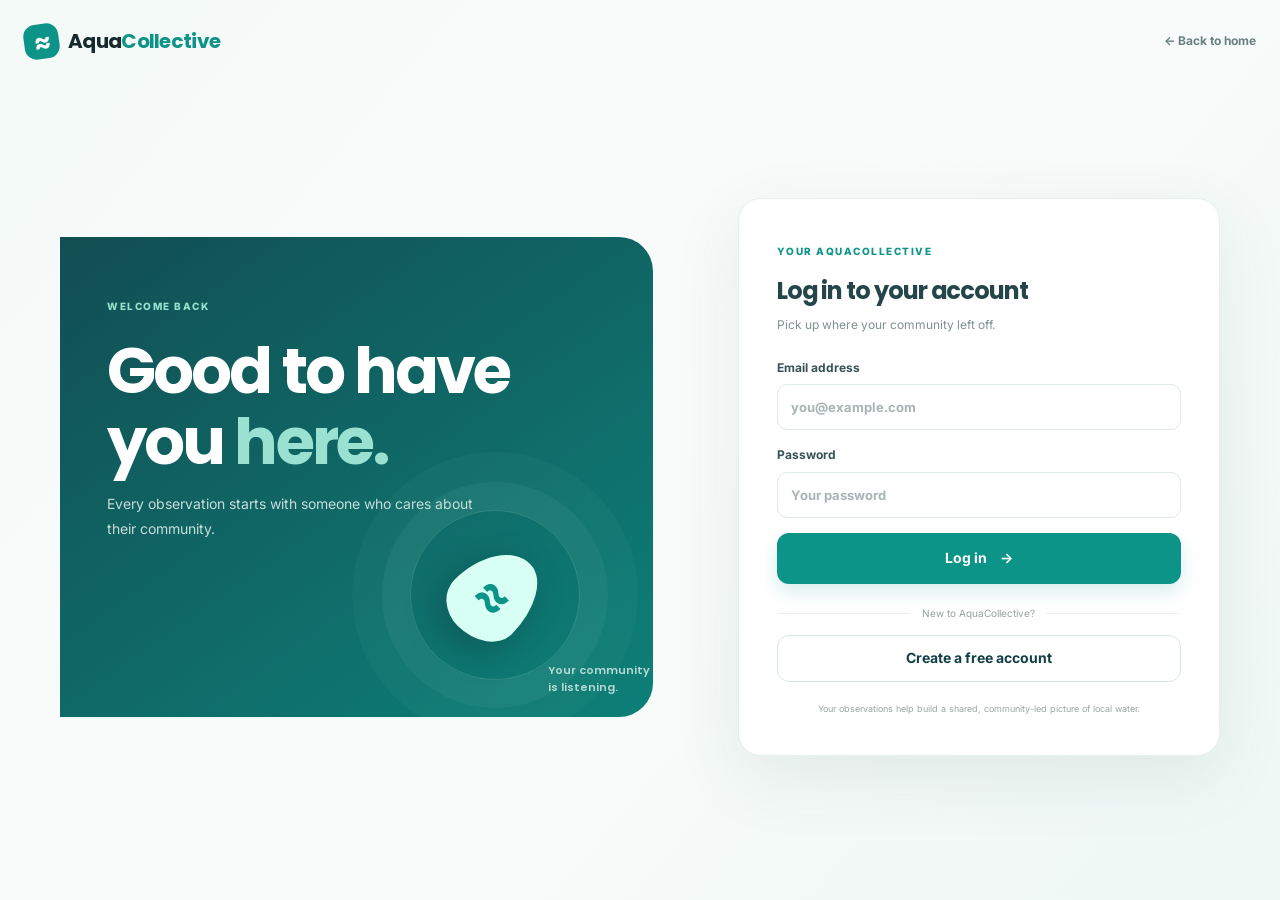
<file: frontend/login.html>
<!doctype html>
<html lang="en"><head><meta charset="utf-8"><meta name="viewport" content="width=device-width, initial-scale=1"><title>Log in — AquaCollective</title><link rel="preconnect" href="https://fonts.googleapis.com"><link href="https://fonts.googleapis.com/css2?family=Inter:wght@400;500;600;700&family=Poppins:wght@500;600;700;800&display=swap" rel="stylesheet"><link rel="stylesheet" href="css/style.css"></head>
<body class="auth-page"><header class="site-header"><a class="brand" href="index.html"><span class="brand-mark">≈</span><span>Aqua<span class="brand-light">Collective</span></span></a><a class="text-link" href="index.html">← Back to home</a></header>
<main class="auth-layout wrap"><aside class="auth-aside"><span class="eyebrow eyebrow-light">WELCOME BACK</span><h1>Good to have<br>you <span>here.</span></h1><p>Every observation starts with someone who cares about their community.</p><div class="auth-aside-art"><span class="auth-ripple"></span><span class="auth-drop">≈</span><span class="auth-note">Your community<br>is listening.</span></div></aside><section class="auth-card"><span class="eyebrow">YOUR AQUACOLLECTIVE</span><h2>Log in to your account</h2><p class="muted">Pick up where your community left off.</p><form id="login-form" class="form-stack"><label>Email address<input name="username" type="email" autocomplete="email" placeholder="you@example.com" required></label><label>Password<input name="password" type="password" autocomplete="current-password" placeholder="Your password" required></label><button class="button button-primary button-large full-width" type="submit">Log in <span>→</span></button><p class="form-message" aria-live="polite"></p></form><div class="auth-divider"><span>New to AquaCollective?</span></div><a href="register.html" class="button button-outline full-width">Create a free account</a><p class="fine-print">Your observations help build a shared, community-led picture of local water.</p></section></main><div id="toast-root" class="toast-root" aria-live="polite"></div><script src="js/config.js"></script><script src="js/api.js"></script><script src="js/auth.js"></script><script src="js/main.js"></script></body></html>
</file>
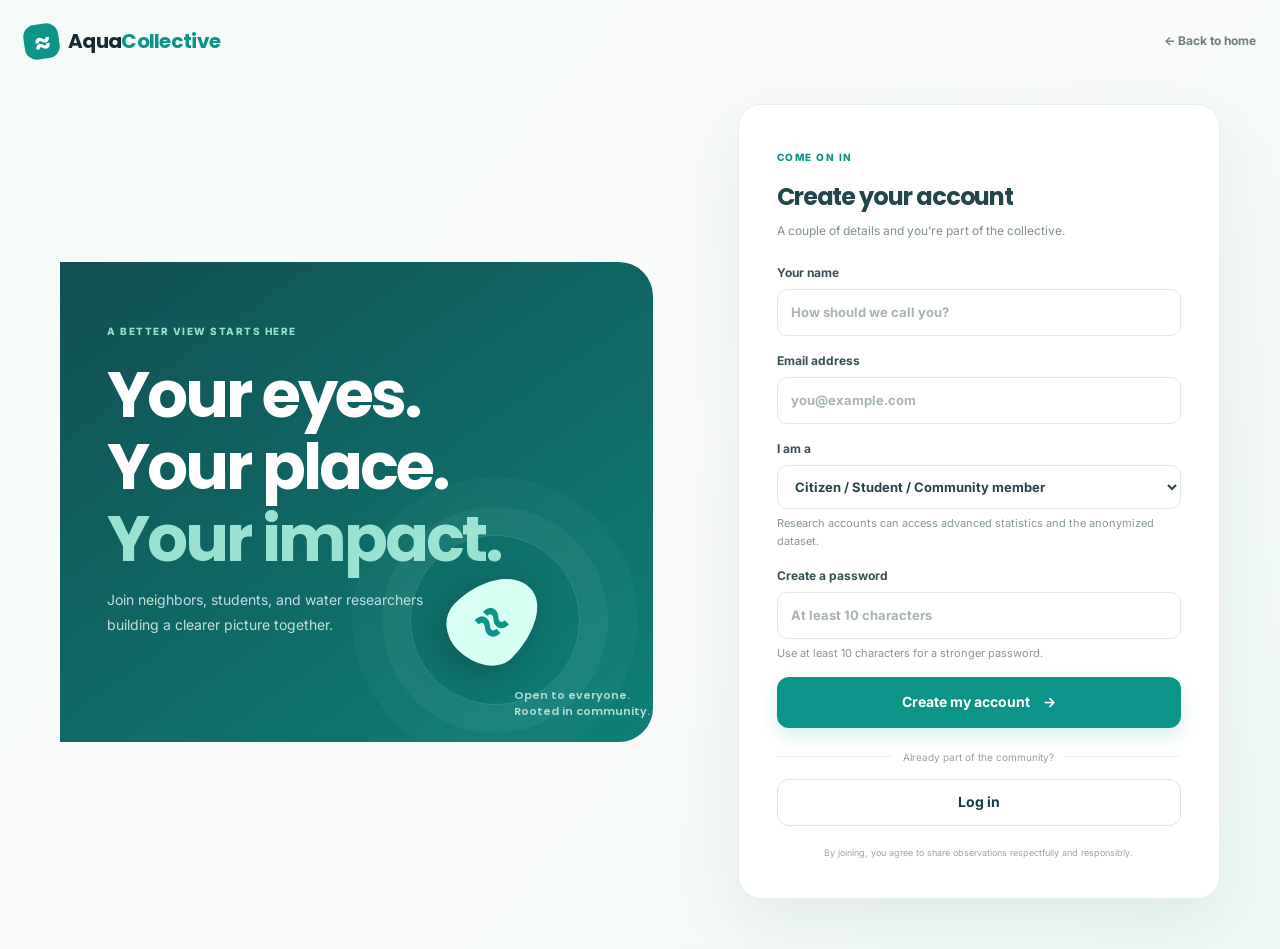
<file: frontend/register.html>
<!doctype html>
<html lang="en">
<head>
  <meta charset="utf-8">
  <meta name="viewport" content="width=device-width, initial-scale=1">
  <title>Join AquaCollective</title>
  <link rel="preconnect" href="https://fonts.googleapis.com">
  <link href="https://fonts.googleapis.com/css2?family=Inter:wght@400;500;600;700&family=Poppins:wght@500;600;700;800&display=swap" rel="stylesheet">
  <link rel="stylesheet" href="css/style.css">
</head>
<body class="auth-page">
  <header class="site-header">
    <a class="brand" href="index.html"><span class="brand-mark">≈</span><span>Aqua<span class="brand-light">Collective</span></span></a>
    <a class="text-link" href="index.html">← Back to home</a>
  </header>
  <main class="auth-layout wrap">
    <aside class="auth-aside">
      <span class="eyebrow eyebrow-light">A BETTER VIEW STARTS HERE</span>
      <h1>Your eyes.<br>Your place.<br><span>Your impact.</span></h1>
      <p>Join neighbors, students, and water researchers building a clearer picture together.</p>
      <div class="auth-aside-art"><span class="auth-ripple"></span><span class="auth-drop">≈</span><span class="auth-note">Open to everyone.<br>Rooted in community.</span></div>
    </aside>
    <section class="auth-card">
      <span class="eyebrow">COME ON IN</span>
      <h2>Create your account</h2>
      <p class="muted">A couple of details and you’re part of the collective.</p>
      <form id="register-form" class="form-stack">
        <label>Your name<input name="name" autocomplete="name" minlength="2" maxlength="80" placeholder="How should we call you?" required></label>
        <label>Email address<input name="email" type="email" autocomplete="email" placeholder="you@example.com" required></label>
        <label>I am a
          <select name="role" required>
            <option value="citizen">Citizen / Student / Community member</option>
            <option value="researcher">Researcher</option>
          </select>
          <small>Research accounts can access advanced statistics and the anonymized dataset.</small>
        </label>
        <label>Create a password<input name="password" type="password" autocomplete="new-password" minlength="10" maxlength="128" placeholder="At least 10 characters" required><small>Use at least 10 characters for a stronger password.</small></label>
        <button class="button button-primary button-large full-width" type="submit">Create my account <span>→</span></button>
        <p class="form-message" aria-live="polite"></p>
      </form>
      <div class="auth-divider"><span>Already part of the community?</span></div>
      <a href="login.html" class="button button-outline full-width">Log in</a>
      <p class="fine-print">By joining, you agree to share observations respectfully and responsibly.</p>
    </section>
  </main>
  <div id="toast-root" class="toast-root" aria-live="polite"></div>
  <script src="js/config.js"></script><script src="js/api.js"></script>
  <script src="js/auth.js"></script><script src="js/main.js"></script>
</body>
</html>
</file>
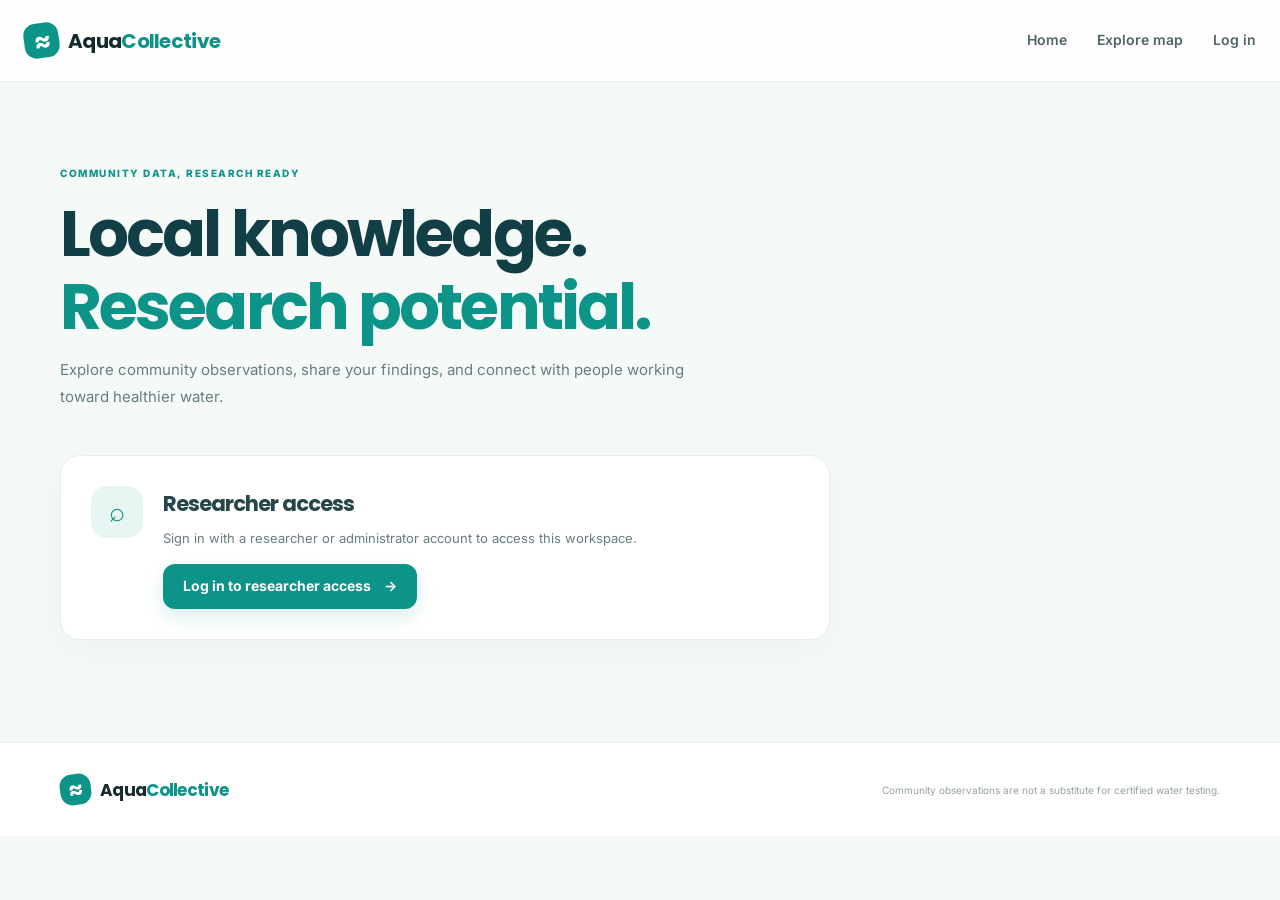
<file: frontend/research.html>
<!doctype html>
<html lang="en">
<head>
  <meta charset="utf-8">
  <meta name="viewport" content="width=device-width, initial-scale=1">
  <title>Research workspace — AquaCollective</title>
  <link rel="preconnect" href="https://fonts.googleapis.com">
  <link href="https://fonts.googleapis.com/css2?family=Inter:wght@400;500;600;700&family=Poppins:wght@500;600;700;800&display=swap" rel="stylesheet">
  <link rel="stylesheet" href="css/style.css">
</head>
<body>
  <header class="site-header">
    <a class="brand" href="index.html"><span class="brand-mark">≈</span><span>Aqua<span class="brand-light">Collective</span></span></a>
    <button class="menu-toggle" aria-label="Toggle menu" aria-expanded="false">☰</button>
    <nav class="nav-links">
      <a href="index.html">Home</a><a href="map.html">Explore map</a>
      <a class="active" data-research-link href="research.html">Research</a>
      <a class="nav-auth" href="login.html">Log in</a>
    </nav>
  </header>

  <main class="page-main wrap research-page">
    <section class="page-intro research-intro">
      <span class="eyebrow">COMMUNITY DATA, RESEARCH READY</span>
      <h1>Local knowledge.<br><span>Research potential.</span></h1>
      <p>Explore community observations, share your findings, and connect with people working toward healthier water.</p>
    </section>

    <section id="research-access" class="panel access-card">
      <div class="access-icon">⌕</div>
      <div><h2>Researcher access</h2><p>Sign in with a researcher or administrator account to access this workspace.</p><a class="button button-primary" href="login.html?next=research.html">Log in to researcher access <span>→</span></a></div>
    </section>

    <div id="research-dashboard" class="hidden">
      <section class="research-hero panel">
        <div><span class="eyebrow eyebrow-light">THE RESEARCH WORKSPACE</span><h2>Evidence grows when we share it.</h2><p>Explore community observations, publish your work, and find your next collaborator.</p></div>
        <button class="button button-white" id="jump-publish">Publish your research <span>↗</span></button>
        <div class="research-hero-orb" aria-hidden="true">≈</div>
      </section>

      <section class="research-metrics research-metrics-spaced" aria-label="Community dataset summary">
        <article class="metric-card"><span class="metric-label">Observations</span><strong id="research-total">—</strong><small>in the shared dataset</small></article>
        <article class="metric-card"><span class="metric-label">Community verified</span><strong id="research-verified">—</strong><small>validated by participants</small></article>
        <article class="metric-card"><span class="metric-label">Higher concern</span><strong id="research-high-risk">—</strong><small>based on reported signals</small></article>
        <article class="metric-card"><span class="metric-label">Average confidence</span><strong id="research-trust">—</strong><small>community validation score</small></article>
      </section>

      <section class="research-tools-grid">
        <article class="panel research-tool-card">
          <div class="panel-heading"><div><span class="eyebrow">EXPLORE THE DATA</span><h2>Advanced filters</h2></div><span class="privacy-pill">De-identified</span></div>
          <div class="research-filters">
            <label>Search observations<input id="research-search" type="search" placeholder="Place, color, algae, source…"></label>
            <label>Validation status<select id="research-status"><option value="">All statuses</option><option value="pending">Pending</option><option value="validated">Validated</option><option value="rejected">Rejected</option></select></label>
            <label>Reported concern<select id="research-risk"><option value="">All levels</option><option value="low">Lower</option><option value="medium">Some</option><option value="high">Higher</option></select></label>
          </div>
          <div class="filter-actions">
            <label class="saved-view-select">Saved views<select id="saved-view-select"><option value="">Choose a saved view…</option></select></label>
            <button id="save-view" class="button button-outline">Save current filters</button>
            <button id="delete-view" class="button button-quiet" disabled>Delete saved view</button>
          </div>
          <div class="export-actions">
            <button id="research-export" class="button button-primary">Download filtered CSV <span>↓</span></button>
            <button id="research-export-json" class="button button-outline">Download JSON <span>↓</span></button>
          </div>
        </article>

        <article class="panel research-tool-card summary-card">
          <div class="panel-heading"><div><span class="eyebrow">QUICK INSIGHTS</span><h2>Generate research summary</h2></div><span class="summary-icon">✳</span></div>
          <p>Build a concise overview from the latest community dataset.</p>
          <button id="generate-summary" class="button button-primary">Generate summary <span>→</span></button>
          <div id="summary-output" class="insight-output hidden" aria-live="polite"></div>
        </article>
      </section>

      <section class="panel research-tool-card compare-card">
        <div class="panel-heading"><div><span class="eyebrow">PLACE-TO-PLACE VIEW</span><h2>Compare two locations</h2></div><span class="privacy-pill">Community reports</span></div>
        <p>Compare report counts, validation, confidence, and concern indicators by location or source name.</p>
        <form id="compare-form" class="compare-form">
          <label>First location<input id="compare-location-a" maxlength="160" minlength="2" placeholder="e.g. Mysuru" required></label>
          <span class="compare-vs">VS</span>
          <label>Second location<input id="compare-location-b" maxlength="160" minlength="2" placeholder="e.g. Mandya" required></label>
          <button class="button button-primary" type="submit">Compare locations <span>→</span></button>
        </form>
        <div id="compare-output" class="compare-results hidden" aria-live="polite"></div>
      </section>

      <section class="publish-layout" id="publish-section">
        <article class="panel publish-card">
          <div class="panel-heading"><div><span class="eyebrow">SHARE YOUR FINDINGS</span><h2 id="publish-form-title">Publish research</h2></div><span class="publish-mark">↗</span></div>
          <p class="section-help">Share water-quality research with fellow researchers. Required fields are marked in the form.</p>
          <form id="publish-form" class="publish-form">
            <label>Research title<input name="title" minlength="4" maxlength="200" placeholder="A clear title for your work" required></label>
            <label>Short abstract / summary<textarea name="abstract" minlength="20" maxlength="1000" rows="3" placeholder="What did you investigate, and what did you find?" required></textarea></label>
            <label>Full description or findings<textarea name="content" minlength="30" maxlength="20000" rows="7" placeholder="Share the background, approach, findings, and limitations…" required></textarea></label>
            <div class="two-column">
              <label>Related location <span class="optional">(optional)</span><input name="location" maxlength="160" placeholder="Region, watershed, or community"></label>
              <label>Date of research<input name="research_date" type="date" required></label>
            </div>
            <label>Tags <span class="optional">(comma-separated, up to 12)</span><input name="tags" maxlength="500" placeholder="Groundwater, Pollution, Karnataka"></label>
            <div class="upload-choice">
              <label>Attach a PDF <span class="optional">(up to 10 MB)</span><input id="publication-pdf" name="pdf" type="file" accept="application/pdf,.pdf"></label>
              <label>Or link to your work <span class="optional">(optional)</span><input name="link" type="url" maxlength="500" placeholder="https://…"></label>
            </div>
            <div id="publish-progress" class="form-message" aria-live="polite"></div>
            <div class="publish-actions"><button id="publish-submit" class="button button-primary" type="submit">Publish research <span>↗</span></button><button id="publish-cancel-edit" class="button button-outline hidden" type="button">Cancel edit</button></div>
          </form>
        </article>

        <aside class="panel collaboration-card">
          <span class="collab-icon">♧</span><span class="eyebrow">BETTER WORK, TOGETHER</span>
          <h2>Looking for a collaborator?</h2>
          <p>Send a collaboration note to the AquaCollective research team. Your request is saved to your account for follow-up.</p>
          <button id="open-collaboration" class="button button-outline">Request collaboration <span>→</span></button>
          <div id="collaboration-panel" class="hidden">
            <form id="collaboration-form" class="publish-form">
              <label>Contact email <span class="optional">(optional)</span><input name="recipient" type="email" placeholder="researcher@example.org"></label>
              <label>Subject<input name="subject" minlength="4" maxlength="160" placeholder="What would you like to work on?" required></label>
              <label>Your note<textarea name="message" minlength="20" maxlength="3000" rows="5" placeholder="Share a little about the collaboration you have in mind…" required></textarea></label>
              <button class="button button-primary" type="submit">Send collaboration request <span>↗</span></button>
              <p class="form-message" id="collaboration-message" aria-live="polite"></p>
            </form>
          </div>
        </aside>
      </section>

      <section class="panel publication-section">
        <div class="panel-heading publication-heading">
          <div><span class="eyebrow">YOUR WORK, IN ONE PLACE</span><h2>My published research</h2></div>
          <span class="count-label" id="my-publication-count">Loading…</span>
        </div>
        <div id="my-publication-feed" class="publication-grid"></div>
      </section>

      <section class="panel publication-section">
        <div class="panel-heading publication-heading">
          <div><span class="eyebrow">SHARED BY THE COMMUNITY</span><h2>Published research</h2></div>
          <span class="count-label" id="publication-count">Loading…</span>
        </div>
        <div class="publication-search">
          <label>Search published work<input id="publication-search" type="search" placeholder="Title, author, topic, location…"></label>
          <label>Filter by tag<select id="publication-tag"><option value="">All tags</option></select></label>
        </div>
        <div id="publication-feed" class="publication-grid"></div>
        <div id="publication-empty" class="empty-state hidden"><span>⌁</span><h3>No published research matches yet.</h3><p>Try another search or be the first to share your work.</p></div>
      </section>

      <div class="research-disclaimer"><span>ⓘ</span><p>Community observations are self-reported, not laboratory measurements. Automatically generated summaries and location comparisons are descriptive only and should not be used alone to assess drinking-water safety.</p></div>
    </div>
  </main>

  <dialog id="publication-dialog" class="publication-dialog">
    <form method="dialog" class="dialog-close-form"><button class="dialog-close" aria-label="Close">×</button></form>
    <div id="publication-detail"></div>
  </dialog>

  <footer class="site-footer compact-footer"><a class="brand" href="index.html"><span class="brand-mark">≈</span><span>Aqua<span class="brand-light">Collective</span></span></a><small>Community observations are not a substitute for certified water testing.</small></footer>
  <div id="toast-root" class="toast-root" aria-live="polite"></div>
  <script src="js/config.js"></script><script src="js/api.js"></script><script src="js/auth.js"></script>
  <script src="js/research.js"></script><script src="js/main.js"></script>
</body>
</html>
</file>
<file: frontend/css/style.css>
:root {
  color-scheme: light;
  --teal: #0d9488;
  --teal-dark: #08776f;
  --teal-deep: #123f46;
  --ink: #172b2f;
  --muted: #687d80;
  --line: #e3eeec;
  --paper: #fff;
  --canvas: #f5faf9;
  --mint: #e2f5ef;
  --coral: #f97316;
  --orange-soft: #fff0e2;
  --green: #2e9d73;
  --shadow: 0 16px 45px rgba(25, 73, 68, .08);
  --radius: 20px;
}
* { box-sizing: border-box; }
html { scroll-behavior: smooth; }
body { margin: 0; background: var(--canvas); color: var(--ink); font-family: "Inter", sans-serif; font-size: 16px; line-height: 1.6; -webkit-font-smoothing: antialiased; }
button, input, textarea, select { font: inherit; }
button, a { -webkit-tap-highlight-color: transparent; }
a { color: inherit; text-decoration: none; }
.wrap { width: min(1160px, calc(100% - 48px)); margin-inline: auto; }
.site-header { height: 82px; padding: 0 max(24px, calc((100% - 1232px) / 2)); display: flex; align-items: center; justify-content: space-between; background: rgba(255,255,255,.88); border-bottom: 1px solid rgba(223,237,234,.8); position: relative; z-index: 20; }
.brand { display: inline-flex; align-items: center; gap: 9px; font: 700 20px "Poppins", sans-serif; letter-spacing: -.7px; white-space: nowrap; }
.brand-mark { display: grid; place-items: center; width: 35px; height: 35px; border-radius: 12px; background: var(--teal); color: white; font: 800 26px "Inter", sans-serif; line-height: 1; transform: rotate(-8deg); }
.brand-light { color: var(--teal); }
.nav-links { display: flex; align-items: center; gap: 30px; color: #506468; font-size: 14px; font-weight: 600; }
.nav-links [data-research-link] { display: none; }
.nav-links [data-research-link].role-visible { display: inline; }
#map-export-all[data-research-link] { display: none; }
#map-export-all[data-research-link].role-visible { display: inline-flex; }
.nav-profile { display: inline-flex; align-items: center; gap: 8px; color: #365256; font-size: 12px; }
.nav-profile-name { max-width: 150px; overflow: hidden; text-overflow: ellipsis; white-space: nowrap; }
.role-badge { padding: 4px 8px; border-radius: 99px; font-size: 9px; font-weight: 800; line-height: 1.4; }
.role-badge-citizen { color: #357f71; background: #e6f5f0; }
.role-badge-researcher { color: #7454a3; background: #f0eafa; }
.nav-links > a:not(.button) { transition: color .18s; }
.nav-links > a:not(.button):hover, .nav-links > a.active { color: var(--teal); }
.nav-links .button { color: #fff; }
.menu-toggle { display: none; border: 0; background: transparent; color: var(--teal-deep); font-size: 24px; padding: 9px; cursor: pointer; }
.button { border: 1px solid transparent; border-radius: 12px; padding: 12px 19px; display: inline-flex; justify-content: center; align-items: center; gap: 13px; font-weight: 700; font-size: 14px; line-height: 1.35; cursor: pointer; transition: transform .2s, background .2s, box-shadow .2s; text-align: center; }
.button:hover { transform: translateY(-2px); }
.button:disabled { opacity: .65; cursor: wait; transform: none; }
.button-primary { background: var(--teal); color: white; box-shadow: 0 8px 18px rgba(13,148,136,.16); }
.button-primary:hover { background: var(--teal-dark); box-shadow: 0 10px 22px rgba(13,148,136,.24); }
.button-outline { color: var(--teal-deep); background: white; border-color: #d8e7e4; }
.button-outline:hover { border-color: var(--teal); background: #f7fcfb; }
.button-white { color: var(--teal-deep); background: white; }
.button-small { padding: 11px 16px; border-radius: 10px; font-size: 13px; }
.button-large { padding: 15px 21px; font-size: 14px; min-height: 54px; }
.full-width { width: 100%; }
.hero { min-height: 650px; display: grid; grid-template-columns: 1fr .94fr; align-items: center; gap: 20px; padding-top: 38px; padding-bottom: 32px; }
.hero-copy { position: relative; z-index: 2; padding: 35px 0 30px 8px; }
.eyebrow { display: inline-flex; align-items: center; gap: 9px; color: var(--teal); font-size: 10px; font-weight: 800; letter-spacing: 1.5px; line-height: 1.5; }
.eyebrow-dot { width: 8px; height: 8px; border-radius: 50%; background: #53bea1; box-shadow: 0 0 0 4px #dff4eb; }
h1, h2, h3, p { margin-top: 0; }
h1, h2, h3 { font-family: "Poppins", sans-serif; letter-spacing: -.045em; }
.hero h1 { font-size: clamp(3.55rem, 6vw, 5.2rem); line-height: 1.075; margin: 24px 0 20px; color: #123f46; font-weight: 700; }
.hero h1 span { color: var(--teal); }
.hero-lede { color: #65797d; font-size: 17px; line-height: 1.75; max-width: 492px; margin-bottom: 26px; }
.hero-actions { display: flex; flex-wrap: wrap; gap: 11px; }
.trust-row { margin: 22px 0 0; color: #6d8082; font-size: 11px; font-weight: 600; }
.trust-row span { color: var(--green); font-size: 15px; margin-right: 6px; }
.trust-row i { font-style: normal; padding: 0 6px; color: #b0c1be; }
.hero-art { min-height: 530px; position: relative; display: grid; place-items: center; overflow: hidden; }
.hero-art::before { content: ""; position: absolute; width: 370px; height: 370px; border-radius: 50%; background: radial-gradient(circle at 35% 32%, #d6f3eb 0, #b8e8dc 42%, #88d2c6 100%); box-shadow: 0 32px 70px rgba(49,154,135,.16); }
.orbit { position: absolute; z-index: 1; border: 1px solid rgba(13,148,136,.19); border-radius: 50%; transform: rotate(-25deg); }
.orbit-one { width: 455px; height: 250px; }
.orbit-two { width: 490px; height: 302px; transform: rotate(34deg); }
.water-drop { z-index: 2; width: 144px; height: 174px; display: grid; place-items: center; background: linear-gradient(145deg,#fff 5%,#e9fffa 95%); border-radius: 54% 46% 56% 44% / 68% 66% 34% 32%; transform: rotate(45deg); box-shadow: 0 28px 60px rgba(25,124,118,.19), inset -10px -9px 25px rgba(13,148,136,.09); }
.water-drop span { color: var(--teal); font: 800 90px "Inter", sans-serif; transform: rotate(-45deg); margin-top: -17px; }
.float-card { z-index: 3; position: absolute; display: flex; gap: 12px; align-items: center; padding: 14px 17px; border-radius: 15px; background: rgba(255,255,255,.94); box-shadow: 0 14px 36px rgba(32,78,72,.14); border: 1px solid rgba(255,255,255,.8); }
.float-card b, .float-card small { display: block; }
.float-card b { font: 700 12px "Poppins",sans-serif; color: #244247; }
.float-card small { margin-top: 2px; color: #77898b; font-size: 9px; }
.float-top { top: 92px; left: 4px; }
.float-bottom { right: -2px; bottom: 104px; }
.mini-icon { width: 32px; height: 32px; border-radius: 10px; display: grid; place-items: center; font-size: 15px; font-weight: 700; }
.mint { color: #238a6c; background: #dcf5e9; }
.peach { color: #d46d30; background: #fff0df; }
.spark { position: absolute; z-index: 2; color: #f7a75f; font-size: 27px; }
.spark-a { top: 160px; right: 68px; }
.spark-b { bottom: 138px; left: 60px; color: #fff; font-size: 54px; }
.art-label { position: absolute; bottom: 28px; color: #6d8887; font: 600 11px/1.5 "Poppins",sans-serif; text-align: center; }
.stats-strip { min-height: 96px; display: flex; align-items: center; justify-content: space-around; gap: 20px; border: 1px solid #e8f0ee; border-radius: 18px; background: rgba(255,255,255,.85); box-shadow: 0 10px 35px rgba(23,75,67,.035); }
.stats-strip > div { display: flex; align-items: center; gap: 12px; }
.stats-strip strong, .stats-strip small { display: block; }
.stats-strip strong { font: 700 17px "Poppins",sans-serif; color: #26464a; }
.stats-strip small { color: #718284; font-size: 11px; }
.stat-icon { width: 39px; height: 39px; display: grid; place-items: center; border-radius: 13px; color: var(--teal); background: #e7f6f2; font-size: 24px; }
.section { padding-top: 110px; padding-bottom: 28px; }
.section-heading { display: flex; align-items: end; justify-content: space-between; gap: 35px; margin-bottom: 40px; }
.section-heading h2, .cta-card h2 { color: var(--teal-deep); font-size: clamp(2.1rem, 4vw, 3rem); line-height: 1.15; margin: 13px 0 0; }
.section-heading > p { max-width: 400px; color: var(--muted); font-size: 14px; line-height: 1.8; margin-bottom: 4px; }
.steps-grid { display: grid; grid-template-columns: repeat(3,1fr); gap: 18px; }
.step-card { position: relative; min-height: 250px; background: white; border: 1px solid #e9f0ef; border-radius: 18px; padding: 28px 27px; transition: transform .2s, box-shadow .2s; }
.step-card:hover { transform: translateY(-4px); box-shadow: var(--shadow); }
.step-number { position: absolute; right: 25px; top: 25px; color: #c8d9d6; font: 700 12px "Poppins",sans-serif; }
.step-icon { width: 45px; height: 45px; border-radius: 14px; display: grid; place-items: center; font-size: 20px; margin-bottom: 20px; }
.icon-blue { background: #e8f2ff; color: #5684c2; }
.icon-peach { background: #fff0e3; color: #e47938; }
.icon-green { background: #e3f5eb; color: #339c70; }
.step-card h3 { font-size: 18px; margin-bottom: 9px; color: #244449; }
.step-card p { font-size: 13px; color: #758588; line-height: 1.75; margin-bottom: 0; }
.community-band { margin-top: 104px; background: #124d52; overflow: hidden; }
.band-inner { min-height: 375px; display: grid; grid-template-columns: 1fr .86fr; align-items: center; gap: 30px; padding-top: 55px; padding-bottom: 55px; }
.eyebrow-light { color: #94e1cd; }
.band-inner h2 { color: white; font-size: clamp(2rem,3.5vw,2.8rem); line-height: 1.2; margin: 17px 0 13px; }
.band-inner p { max-width: 410px; color: #c1d8d5; font-size: 14px; line-height: 1.8; margin-bottom: 22px; }
.band-graphic { height: 290px; position: relative; display: grid; place-items: center; }
.band-ripple { position: absolute; width: 225px; height: 225px; border-radius: 50%; border: 1px solid rgba(143,221,204,.22); box-shadow: 0 0 0 34px rgba(143,221,204,.035), 0 0 0 68px rgba(143,221,204,.025); }
.ripple-2 { width: 140px; height: 140px; background: radial-gradient(circle,#85d6c4 0,#4ab5a8 52%,rgba(74,181,168,.08) 72%); box-shadow: 0 0 70px rgba(73,203,180,.32); }
.band-pin { position: absolute; color: #ffc17e; font-size: 22px; text-shadow: 0 0 0 6px white; }
.pin-1 { top: 43px; left: 28%; }.pin-2 { top: 145px; right: 17%; color: #fff; }.pin-3 { bottom: 39px; left: 40%; color: #ff936a; }
.band-tag { position: absolute; bottom: 3px; right: 4px; padding: 11px 15px; background: white; border-radius: 12px; box-shadow: 0 12px 30px #0b373a55; color: #527174; font-size: 10px; font-weight: 700; }
.band-tag b { color: var(--teal); padding-left: 12px; font-size: 15px; }
.cta-card { display: flex; align-items: center; gap: 22px; padding: 28px 33px; background: white; border: 1px solid #e6efed; border-radius: 19px; box-shadow: 0 12px 35px rgba(29,82,74,.05); }
.cta-mark { display: grid; place-items: center; width: 53px; height: 53px; flex: 0 0 auto; border-radius: 17px; color: white; background: var(--teal); font-size: 36px; font-weight: 700; }
.cta-card > div:nth-child(2) { flex: 1; }
.cta-card h2 { font-size: 22px; margin: 5px 0 4px; }
.cta-card p { color: var(--muted); font-size: 12px; margin: 0; }
.site-footer { margin-top: 98px; padding: 31px max(24px, calc((100% - 1160px) / 2)); min-height: 160px; background: #fff; border-top: 1px solid #e6efed; display: flex; align-items: center; gap: 18px 35px; flex-wrap: wrap; }
.site-footer .brand { font-size: 17px; }
.site-footer .brand-mark { width: 31px; height: 31px; font-size: 23px; }
.site-footer > p { margin: 0; color: #819092; font-size: 12px; flex: 1; }
.site-footer > div { display: flex; gap: 22px; color: #637477; font-size: 12px; font-weight: 600; }
.site-footer > small { flex-basis: 100%; color: #94a1a1; font-size: 10px; }
.compact-footer { margin-top: 75px; min-height: 92px; justify-content: space-between; }
.compact-footer > small { flex: 1; text-align: right; }
.researcher-welcome { display: flex; align-items: center; justify-content: space-between; gap: 24px; padding: 25px 28px; margin-bottom: 15px; }
.researcher-welcome h2 { color: #24464a; font-size: 21px; margin: 6px 0; }
.researcher-welcome p { max-width: 620px; color: var(--muted); font-size: 12px; margin: 0; }
.researcher-dashboard-metrics { margin-top: 0; }
.page-main { padding-top: 55px; min-height: 65vh; }
.page-intro { margin-bottom: 30px; }
.page-intro h1 { color: var(--teal-deep); font-size: clamp(2.5rem, 5vw, 3.65rem); line-height: 1.14; margin: 13px 0 12px; }
.page-intro > p, .page-intro > div > p { margin: 0; color: var(--muted); font-size: 15px; max-width: 640px; line-height: 1.8; }
.back-link { display: block; color: #7e9292; font-weight: 600; font-size: 12px; margin-bottom: 24px; }
.report-layout { display: grid; grid-template-columns: minmax(0, 1.55fr) minmax(250px,.75fr); align-items: start; gap: 22px; }
.panel { background: white; border: 1px solid #e6efed; border-radius: var(--radius); box-shadow: 0 10px 35px rgba(27,72,68,.04); }
.report-form { padding: 32px; }
.form-stack { display: flex; flex-direction: column; gap: 17px; }
.form-section-head { display: flex; gap: 13px; align-items: flex-start; margin-bottom: 1px; }
.section-step { flex: 0 0 auto; width: 30px; height: 30px; display: grid; place-items: center; border-radius: 10px; background: #e2f5f0; color: var(--teal); font: 700 13px "Poppins",sans-serif; }
.form-section-head h2 { margin: 0 0 3px; color: #24464a; font-size: 19px; letter-spacing: -.03em; }
.form-section-head p { color: #829092; margin: 0; font-size: 12px; }
.form-section-spaced { margin-top: 19px; }
.location-actions { display: flex; align-items: center; gap: 13px; flex-wrap: wrap; }
.location-actions .button { min-height: 43px; }
.field-hint, .optional, label small { color: #879697; font-size: 11px; font-weight: 400; }
.picker-map { height: 235px; border-radius: 14px; overflow: hidden; border: 1px solid #e1ecea; }
.two-column { display: grid; grid-template-columns: 1fr 1fr; gap: 15px; }
.form-stack label { display: flex; flex-direction: column; gap: 7px; color: #365256; font-size: 12px; font-weight: 700; }
.form-stack input, .form-stack textarea, .form-stack select, .research-filters input, .research-filters select { width: 100%; border: 1px solid #dfe9e7; border-radius: 10px; background-color: white; padding: 12px 13px; color: #284449; outline: none; font-size: 13px; transition: border .2s, box-shadow .2s; }
.form-stack input::placeholder, .form-stack textarea::placeholder { color: #a8b4b4; }
.form-stack input:focus, .form-stack textarea:focus, .form-stack select:focus, .research-filters input:focus, .research-filters select:focus { border-color: var(--teal); box-shadow: 0 0 0 3px rgba(13,148,136,.1); }
.form-stack textarea { resize: vertical; }
.form-stack label small { margin-top: -1px; }
.safety-note { display: flex; gap: 11px; padding: 13px 15px; border-radius: 12px; color: #725f43; background: #fff8e9; border: 1px solid #f8edcf; }
.safety-note > span { font-size: 18px; color: #d48a34; }
.safety-note p { font-size: 10px; line-height: 1.6; margin: 0; }
.safety-note b { font-size: 11px; color: #705633; }
.report-aside { display: flex; flex-direction: column; gap: 16px; }
.aside-card, .success-card { padding: 25px; border-radius: var(--radius); background: #eaf7f3; border: 1px solid #dcefe9; }
.aside-icon { display: grid; place-items: center; width: 42px; height: 42px; border-radius: 13px; color: var(--teal); background: white; font-size: 22px; margin-bottom: 16px; }
.aside-card h3 { font-size: 20px; line-height: 1.35; color: #25484a; margin-bottom: 9px; }
.aside-card > p { color: #708584; font-size: 12px; line-height: 1.75; }
.aside-divider { height: 1px; background: #d5e9e4; margin: 20px 0; }
.aside-proof { display: flex; gap: 12px; align-items: flex-start; margin-top: 15px; }
.aside-proof > span { width: 29px; height: 29px; display: grid; place-items: center; border-radius: 9px; background: #fff; color: var(--teal); font-weight: 700; }
.aside-proof p { margin: 0; color: #38585a; font-size: 11px; font-weight: 700; }
.aside-proof small { display: block; margin-top: 4px; color: #809292; font-size: 10px; font-weight: 400; line-height: 1.5; }
.success-card { background: white; box-shadow: var(--shadow); }
.success-check { display: grid; place-items: center; width: 44px; height: 44px; margin-bottom: 17px; border-radius: 50%; color: white; background: var(--green); font-size: 22px; }
.success-card h2 { color: var(--teal-deep); font-size: 23px; line-height: 1.25; margin: 9px 0; }
.success-card > p { font-size: 12px; color: var(--muted); }
.success-card .button { margin-top: 10px; }
.hidden { display: none !important; }
.form-message { color: var(--muted); font-size: 12px; margin: 0; min-height: 1px; }
.form-message:empty { display: none; }
.form-message.is-error { color: #c94d3c; }
.form-message.is-success { color: #278565; }
.login-hint { padding: 11px 13px; background: #fff6e8; border-radius: 10px; color: #806137; font-size: 12px; }
.login-hint a { color: var(--teal); text-decoration: underline; font-weight: 700; }
.map-page { padding-top: 45px; }
.map-intro { display: flex; align-items: end; justify-content: space-between; gap: 25px; }
.map-intro h1 { font-size: clamp(2.45rem,4vw,3.2rem); }
.map-controls { padding: 15px 18px; margin-bottom: 14px; }
.filter-row { display: flex; gap: 8px; flex-wrap: wrap; }
.filter-chip { border: 1px solid #e1eae8; border-radius: 99px; background: white; padding: 8px 14px; color: #718182; font-size: 11px; font-weight: 700; cursor: pointer; }
.filter-chip:hover, .filter-chip.active { color: var(--teal); background: #eaf7f3; border-color: #cbe9e1; }
.map-legend { display: flex; align-items: center; gap: 19px; flex-wrap: wrap; padding-top: 12px; margin-top: 11px; border-top: 1px solid #edf2f1; color: #748486; font-size: 10px; }
.map-legend > span { display: inline-flex; align-items: center; gap: 6px; }
.legend-dot, .report-risk-mark { width: 8px; height: 8px; border-radius: 50%; display: inline-block; }
.legend-dot.low, .mark-low { background: #42aa7b; }.legend-dot.medium, .mark-medium { background: #edaf3d; }.legend-dot.high, .mark-high { background: #f17939; }
.map-legend .count-label { margin-left: auto; color: #607577; font-weight: 700; }
.map-shell { display: grid; grid-template-columns: minmax(0,1fr) 325px; min-height: 540px; gap: 14px; }
.community-map { min-height: 540px; border-radius: 18px; overflow: hidden; z-index: 1; border: 1px solid #dce8e5; }
.map-side { padding: 21px 18px; display: flex; flex-direction: column; min-height: 540px; }
.side-head, .panel-heading { display: flex; justify-content: space-between; align-items: center; gap: 15px; }
.side-head h2, .panel-heading h2 { color: #24464a; margin: 3px 0 0; font-size: 18px; }
.side-head .eyebrow, .panel-heading .eyebrow { font-size: 9px; }
.live-pill { display: flex; align-items: center; gap: 6px; padding: 5px 8px; border-radius: 99px; color: #328367; background: #e7f6ef; font-size: 9px; font-weight: 800; letter-spacing: .5px; }
.live-pill i { width: 6px; height: 6px; border-radius: 50%; background: #43b985; }
.map-report-list { margin-top: 18px; flex: 1; }
.report-list-item { width: 100%; display: flex; align-items: center; gap: 10px; padding: 12px 1px; border: 0; border-top: 1px solid #edf2f1; background: transparent; text-align: left; cursor: pointer; }
.report-list-item:hover .report-list-copy b { color: var(--teal); }
.report-list-copy { flex: 1; min-width: 0; }
.report-list-copy b { display: block; color: #38565a; font-size: 11px; overflow: hidden; text-overflow: ellipsis; white-space: nowrap; }
.report-list-copy small { display: block; color: #879394; font-size: 9px; margin-top: 3px; }
.report-chevron { color: #a2b0b0; }
.side-link { padding-top: 13px; border-top: 1px solid #edf2f1; font-size: 11px; }
.text-link { color: var(--teal); font-size: 13px; font-weight: 700; }
.map-footnote { display: flex; gap: 9px; align-items: flex-start; padding: 14px 2px; color: #81908f; font-size: 10px; }
.map-footnote > span { color: var(--teal); }
.map-footnote p { margin: 0; }
.map-popup { font-family: "Inter",sans-serif; color: #29484a; min-width: 205px; }
.map-popup h3 { margin: 9px 0 4px; font: 700 15px "Poppins",sans-serif; letter-spacing: -.03em; }
.map-popup p { color: #627779; font-size: 11px; margin: 4px 0; }
.map-popup .popup-detail { color: #899797; font-size: 10px; }
.map-popup > small { color: #83908f; font-size: 9px; }
.status-pill { display: inline-flex; padding: 5px 8px; align-items: center; border-radius: 99px; background: #eef5f3; color: #538170; font-size: 9px; font-weight: 800; text-transform: capitalize; }
.status-low, .status-validated { background: #e6f6ed; color: #31875f; }.status-medium, .status-pending { background: #fff5e2; color: #a9751b; }.status-high, .status-rejected { background: #fff0e9; color: #bd623c; }
.popup-vote { display: flex; gap: 8px; margin: 10px 0; }
.popup-vote button { padding: 6px 9px; border: 1px solid #dfebe8; border-radius: 7px; background: #f8fcfb; color: #368b78; font-size: 10px; font-weight: 700; cursor: pointer; }
.loading-state { display: flex; align-items: center; gap: 9px; color: #7f8e8e; font-size: 11px; }
.spinner { width: 16px; height: 16px; border: 2px solid #d7e9e5; border-top-color: var(--teal); border-radius: 50%; animation: spin .8s linear infinite; }
@keyframes spin { to { transform: rotate(360deg); } }
.empty-state { text-align: center; padding: 28px 12px; color: #81908f; }
.empty-state > span { color: var(--teal); font-size: 25px; }
.empty-state h3 { color: #36565a; font-size: 15px; margin: 8px 0; }
.empty-state p { font-size: 11px; }
.dashboard-intro { display: flex; justify-content: space-between; align-items: end; gap: 20px; }
.intro-actions { display: flex; gap: 9px; }
.prompt-card { display: flex; align-items: center; gap: 19px; padding: 27px; margin-bottom: 22px; }
.prompt-icon { width: 45px; height: 45px; display: grid; place-items: center; flex: 0 0 auto; border-radius: 14px; color: var(--teal); background: #e4f5f0; font-size: 26px; }
.prompt-card div { flex: 1; }
.prompt-card h2 { color: #24464a; font-size: 19px; margin: 0 0 6px; }
.prompt-card p { color: var(--muted); font-size: 12px; margin: 0; }
.metric-grid, .research-metrics { display: grid; grid-template-columns: repeat(4,1fr); gap: 14px; }
.metric-card { position: relative; overflow: hidden; min-height: 142px; padding: 20px; border-radius: 16px; background: white; border: 1px solid #e6efed; box-shadow: 0 7px 24px rgba(27,72,68,.03); }
.metric-label, .metric-card strong, .metric-card small { display: block; position: relative; z-index: 1; }
.metric-label { color: #778989; font-size: 10px; font-weight: 700; }
.metric-card strong { margin-top: 8px; color: #22494c; font: 700 30px "Poppins",sans-serif; }
.metric-card small { color: #8a9897; font-size: 9px; margin-top: 2px; }
.metric-ornament { position: absolute; right: 17px; bottom: -5px; opacity: .11; font-style: normal; font-size: 72px; color: var(--teal); }
.metric-ornament.green { color: #278b63; }.metric-ornament.orange { color: #ea833e; }.metric-ornament.blue { color: #5685bd; }
.dashboard-grid { display: grid; grid-template-columns: 1.25fr 1fr; gap: 15px; margin-top: 16px; }
.chart-panel, .personal-reports { padding: 22px; }
.chart-wrap { height: 235px; padding-top: 17px; }.chart-wrap-small { max-width: 360px; margin: 0 auto; height: 240px; }
.personal-reports { margin-top: 16px; }
.personal-report { display: flex; align-items: center; gap: 12px; padding: 16px 0; border-top: 1px solid #edf2f1; }
.personal-report-body { flex: 1; min-width: 0; }
.personal-report h3 { margin: 0 0 4px; color: #36565a; font-size: 13px; }
.personal-report p { margin: 0 0 4px; color: #778787; font-size: 10px; }
.personal-report small { color: #a0adab; font-size: 9px; }
.research-intro { padding: 22px 0 15px; }
.research-intro h1 { font-size: clamp(2.75rem,5vw,4rem); }
.research-intro h1 span { color: var(--teal); }
.research-page { padding-bottom: 4px; }
.research-hero { position: relative; isolation: isolate; display: flex; align-items: center; justify-content: space-between; gap: 25px; overflow: hidden; padding: 30px 34px; color: #fff; background: linear-gradient(115deg,#124d52,#087e77); border: 0; }
.research-hero > div:first-child { position: relative; z-index: 2; }
.research-hero h2 { margin: 7px 0; color: #fff; font-size: 25px; }
.research-hero p { max-width: 570px; margin: 0; color: #c5e0db; font-size: 12px; }
.research-hero > .button { position: relative; z-index: 2; flex: 0 0 auto; }
.research-hero-orb { position: absolute; z-index: -1; top: -120px; right: 90px; display: grid; place-items: center; width: 300px; height: 300px; border: 1px solid #a8e6d52e; border-radius: 50%; color: #b7f2e244; font-size: 180px; box-shadow: 0 0 0 36px #a8e6d510, 0 0 0 72px #a8e6d50a; transform: rotate(-15deg); }
.research-metrics-spaced { margin: 15px 0; }
.research-tools-grid { display: grid; grid-template-columns: minmax(0,1.5fr) minmax(280px,.8fr); gap: 15px; }
.research-tool-card, .publish-card, .collaboration-card, .publication-section { padding: 23px; }
.research-tool-card .panel-heading h2, .publish-card .panel-heading h2, .publication-section .panel-heading h2 { font-size: 19px; }
.research-filters { grid-template-columns: 1.2fr 1fr 1fr; align-items: end; gap: 10px; margin-top: 19px; }
.filter-actions, .export-actions { display: flex; align-items: end; gap: 8px; flex-wrap: wrap; margin-top: 13px; }
.filter-actions .button, .export-actions .button { min-height: 39px; padding: 9px 12px; font-size: 10px; }
.saved-view-select { display: flex; flex: 1 1 165px; flex-direction: column; gap: 5px; color: #627879; font-size: 10px; font-weight: 700; }
.saved-view-select select { width: 100%; border: 1px solid #dfe9e7; border-radius: 10px; background: white; padding: 10px 11px; color: #284449; outline: none; font-size: 11px; }
.button-quiet { color: #647879; background: #f4f8f7; border-color: #e8efed; }
.button-quiet:disabled { opacity: .5; cursor: default; }
.summary-card { background: linear-gradient(145deg,#fff,#f3faf8); }
.summary-icon, .publish-mark { display: grid; place-items: center; width: 38px; height: 38px; border-radius: 12px; color: #ce743f; background: #fff0e3; font-size: 20px; }
.summary-card > p, .compare-card > p, .section-help { color: var(--muted); font-size: 11px; line-height: 1.7; margin: 13px 0; }
.summary-card > .button { margin-top: 4px; min-height: 40px; padding: 10px 13px; font-size: 11px; }
.insight-output { margin-top: 14px; padding: 13px; border-radius: 12px; background: #edf7f3; color: #46615d; }
.insight-output ul { margin: 0 0 8px; padding-left: 18px; }
.insight-output li { margin: 5px 0; font-size: 10px; line-height: 1.6; }
.insight-output > small { display: block; color: #81918d; font-size: 9px; line-height: 1.6; }
.compare-card { margin-top: 15px; }
.compare-card > p { margin: 8px 0 15px; }
.compare-form { display: grid; grid-template-columns: 1fr auto 1fr auto; align-items: end; gap: 12px; }
.compare-form label, .publication-search label { display: flex; flex-direction: column; gap: 6px; color: #627879; font-size: 10px; font-weight: 700; }
.compare-form input, .publication-search input, .publication-search select { width: 100%; border: 1px solid #dfe9e7; border-radius: 10px; background: white; padding: 11px 12px; color: #284449; outline: none; font-size: 11px; }
.compare-form .button { min-height: 41px; padding: 10px 13px; font-size: 10px; }
.compare-vs { padding-bottom: 11px; color: #a0aeac; font-size: 9px; font-weight: 800; }
.compare-results { display: grid; grid-template-columns: 1fr auto 1fr; align-items: center; gap: 13px; margin-top: 17px; }
.compare-result-card { padding: 15px; border: 1px solid #e6efed; border-radius: 14px; background: #fbfdfc; }
.compare-result-card > strong { display: block; margin: 8px 0 0; color: var(--teal-deep); font: 700 28px "Poppins",sans-serif; }
.compare-result-card > small { color: #849291; font-size: 9px; }
.compare-result-card > div { display: flex; justify-content: space-between; gap: 15px; padding-top: 8px; margin-top: 8px; border-top: 1px solid #edf2f1; color: #6b7e7c; font-size: 10px; }
.compare-result-card > div b { color: #355658; }
.compare-center-mark { color: var(--teal); font: 700 24px "Inter",sans-serif; }
.compare-caveat { grid-column: 1 / -1; margin: 0; color: #899795; font-size: 9px; }
.publish-layout { display: grid; grid-template-columns: minmax(0,1.5fr) minmax(260px,.75fr); align-items: start; gap: 15px; margin-top: 15px; }
.publish-card .panel-heading { align-items: flex-start; }
.section-help { margin: 8px 0 18px; }
.publish-form { display: flex; flex-direction: column; gap: 13px; }
.publish-form label { display: flex; flex-direction: column; gap: 6px; color: #365256; font-size: 10px; font-weight: 700; }
.publish-form input, .publish-form textarea { width: 100%; border: 1px solid #dfe9e7; border-radius: 10px; background: white; padding: 11px 12px; color: #284449; outline: none; font: 11px/1.6 "Inter",sans-serif; }
.publish-form input:focus, .publish-form textarea:focus, .compare-form input:focus, .publication-search input:focus, .publication-search select:focus { border-color: var(--teal); box-shadow: 0 0 0 3px rgba(13,148,136,.1); }
.publish-form textarea { resize: vertical; }
.publish-form input[type="file"] { padding: 9px; }
.publish-form .two-column { gap: 12px; }
.upload-choice { display: grid; grid-template-columns: 1fr 1fr; gap: 12px; padding: 13px; border: 1px dashed #cfe2dd; border-radius: 13px; background: #f7fbfa; }
.publish-actions { display: flex; gap: 9px; flex-wrap: wrap; }
.publish-actions .button { min-height: 42px; font-size: 11px; }
.collaboration-card { background: #f0f8f5; }
.collab-icon { display: grid; place-items: center; width: 44px; height: 44px; margin-bottom: 14px; border-radius: 14px; color: var(--teal); background: white; font-size: 24px; }
.collaboration-card h2 { margin: 7px 0; color: #24464a; font-size: 20px; }
.collaboration-card > p { color: #718483; font-size: 11px; line-height: 1.75; }
.collaboration-card > .button { min-height: 40px; padding: 10px 12px; font-size: 10px; }
#collaboration-panel { margin-top: 17px; padding-top: 16px; border-top: 1px solid #dcebe5; }
.publication-section { margin-top: 15px; }
.publication-heading { margin-bottom: 16px; }
.publication-search { display: grid; grid-template-columns: 1.3fr 1fr; gap: 11px; margin-bottom: 15px; }
.publication-search select { cursor: pointer; }
.publication-grid { display: grid; grid-template-columns: repeat(2,minmax(0,1fr)); gap: 12px; }
.my-publication-item { display: flex; min-width: 0; flex-direction: column; gap: 7px; }
.publication-card { padding: 17px; border: 1px solid #e7efed; border-radius: 15px; background: #fff; }
.publication-card-top { display: flex; justify-content: space-between; align-items: center; gap: 8px; }
.publication-type { color: var(--teal); font-size: 8px; font-weight: 800; letter-spacing: 1px; }
.publication-card time { color: #96a3a0; font-size: 9px; }
.publication-card h3 { margin: 11px 0 4px; color: #29494c; font-size: 17px; line-height: 1.35; }
.publication-author { color: #899694; font-size: 9px; margin: 0 0 9px; }
.publication-abstract { display: -webkit-box; overflow: hidden; -webkit-box-orient: vertical; -webkit-line-clamp: 3; color: #687b79; font-size: 10px; line-height: 1.7; }
.research-tags { display: flex; flex-wrap: wrap; gap: 5px; margin: 10px 0; }
.research-tag { padding: 4px 8px; border-radius: 99px; color: #3c8574; background: #eaf6f2; font-size: 8px; font-weight: 700; }
.publication-card-actions { display: flex; align-items: center; gap: 12px; flex-wrap: wrap; padding-top: 10px; margin-top: 10px; border-top: 1px solid #edf2f1; }
.publication-card-actions .text-link { padding: 0; border: 0; background: transparent; cursor: pointer; font-size: 9px; }
.publication-owner-actions { display: flex; gap: 7px; margin-top: 0; }
.publication-owner-actions .button { padding: 7px 10px; font-size: 9px; }
.danger-button { color: #b55245; background: #fff4f0; border-color: #f4e2dc; }
.publication-empty { grid-column: 1 / -1; padding: 22px 12px; border: 1px dashed #dbe8e5; border-radius: 14px; }
.publication-dialog { width: min(720px,calc(100% - 28px)); max-height: min(85vh,900px); overflow-y: auto; padding: 30px; border: 1px solid #e2ece9; border-radius: 20px; color: var(--ink); box-shadow: 0 25px 90px #183d3a38; }
.publication-dialog::backdrop { background: rgba(14,43,44,.5); backdrop-filter: blur(3px); }
.dialog-close-form { position: sticky; top: 0; display: flex; justify-content: flex-end; margin: -14px -14px 7px; }
.dialog-close { width: 36px; height: 36px; border: 0; border-radius: 50%; background: #eef6f3; color: #476462; font-size: 23px; cursor: pointer; }
.publication-dialog h2 { margin: 12px 0 8px; color: #24464a; font-size: 25px; }
.publication-dialog h3 { margin: 22px 0 7px; color: #315558; font-size: 15px; }
.publication-dialog #publication-detail > p:not(.publication-author) { color: #607674; font-size: 12px; line-height: 1.8; white-space: pre-wrap; }
.publication-full-content { max-height: 40vh; overflow-y: auto; }
.publication-dialog .publication-card-actions .button { font-size: 10px; }
.access-card { display: flex; gap: 20px; align-items: flex-start; max-width: 770px; padding: 30px; }
.access-icon { flex: 0 0 auto; width: 52px; height: 52px; display: grid; place-items: center; border-radius: 16px; color: var(--teal); background: #e7f6f2; font-size: 27px; }
.access-card h2 { font-size: 21px; color: #25464a; margin: 1px 0 7px; }
.access-card p { color: var(--muted); font-size: 13px; line-height: 1.7; margin-bottom: 15px; }
.research-metrics { margin: 14px 0 20px; }
.research-tools { padding: 25px; }
.privacy-pill { padding: 7px 11px; color: #37856c; background: #eaf7f1; border-radius: 99px; font-size: 10px; font-weight: 700; }
.research-filters { display: grid; grid-template-columns: 1.3fr 1fr 1fr auto; align-items: end; gap: 12px; margin-top: 21px; }
.research-filters label { display: flex; flex-direction: column; gap: 6px; color: #627879; font-size: 10px; font-weight: 700; }
.research-filters input, .research-filters select { font-size: 11px; }
.research-filters .button { min-height: 42px; padding: 10px 14px; font-size: 11px; }
.research-disclaimer { display: flex; gap: 10px; padding: 13px; margin-top: 21px; border-radius: 11px; background: #f6f9f8; color: #7c8a8a; }
.research-disclaimer span { color: var(--teal); }
.research-disclaimer p { margin: 0; font-size: 10px; line-height: 1.65; }
.auth-page { min-height: 100vh; background: linear-gradient(130deg,#f4faf8 0%,#f9fbfa 52%,#eef8f5 100%); }
.auth-page .site-header { background: transparent; border-bottom: 0; }
.auth-page .site-header .text-link { font-size: 12px; color: #6b8081; }
.auth-layout { min-height: calc(100vh - 82px); display: grid; grid-template-columns: 1fr .8fr; align-items: center; gap: 75px; padding-top: 22px; padding-bottom: 50px; }
.auth-aside { position: relative; min-height: 480px; overflow: hidden; padding: 55px 20px 20px 12px; }
.auth-aside::before { content: ""; position: absolute; z-index: 0; top: 0; bottom: 0; left: -40px; right: 10px; border-radius: 34px; background: linear-gradient(145deg,#124d52,#0d8078); }
.auth-aside > *:not(.auth-aside-art) { position: relative; z-index: 1; margin-left: 35px; }
.auth-aside h1 { color: white; margin: 17px 0 13px; font-size: clamp(3rem,5vw,4.1rem); line-height: 1.12; }
.auth-aside h1 span { color: #9ae1d1; }
.auth-aside > p { max-width: 370px; color: #c7ddda; font-size: 14px; line-height: 1.8; }
.auth-aside-art { position: absolute; z-index: 1; width: 320px; height: 220px; right: 8px; bottom: 12px; display: grid; place-items: center; }
.auth-ripple { width: 170px; height: 170px; border-radius: 50%; border: 1px solid #b1e7d133; box-shadow: 0 0 0 28px #b1e7d10e,0 0 0 58px #b1e7d10a; }
.auth-drop { position: absolute; display: grid; place-items: center; width: 79px; height: 95px; border-radius: 54% 46% 56% 44% / 68% 66% 34% 32%; transform: rotate(45deg); background: #d7fff3; color: var(--teal); font-size: 52px; font-weight: 700; box-shadow: 0 12px 34px #092e2f55; }
.auth-note { position: absolute; right: 5px; bottom: 10px; color: #b5dad3; font: 600 11px/1.5 "Poppins",sans-serif; }
.auth-card { padding: 38px; border: 1px solid #e6efed; border-radius: 23px; background: white; box-shadow: 0 22px 70px rgba(30,76,71,.09); }
.auth-card h2 { margin: 9px 0 5px; color: #24464a; font-size: 24px; }
.auth-card > .muted { margin-bottom: 23px; color: #81908f; font-size: 12px; }
.auth-card .form-stack { gap: 15px; }
.auth-card .form-stack label { gap: 7px; }
.auth-card .button { min-height: 47px; }
.auth-divider { display: flex; align-items: center; gap: 11px; margin: 21px 0 14px; color: #95a19f; font-size: 10px; }
.auth-divider::before, .auth-divider::after { content: ""; height: 1px; flex: 1; background: #edf1f0; }
.fine-print { margin: 19px 0 0; color: #9aa5a4; font-size: 9px; line-height: 1.7; text-align: center; }
.toast-root { position: fixed; z-index: 1000; right: 20px; bottom: 20px; display: flex; flex-direction: column; gap: 8px; }
.toast { max-width: 340px; padding: 13px 17px; border-radius: 12px; background: #194c4c; color: white; box-shadow: 0 9px 30px #163d3b30; font-size: 12px; animation: toast-in .2s ease-out; }
.toast-error { background: #a34334; }
@keyframes toast-in { from { opacity: 0; transform: translateY(8px); } to { opacity: 1; transform: translateY(0); } }
@media (max-width: 920px) {
  .nav-links { gap: 18px; }
  .hero { min-height: 570px; grid-template-columns: 1fr .8fr; }
  .hero-art { transform: scale(.88); transform-origin: center; }
  .hero h1 { font-size: clamp(3.3rem,6vw,4.4rem); }
  .map-shell { grid-template-columns: minmax(0,1fr) 270px; }
  .research-filters { grid-template-columns: 1fr 1fr; }
  .auth-layout { gap: 35px; }
}
@media (max-width: 700px) {
  .wrap { width: min(100% - 34px, 550px); }
  .site-header { height: 68px; padding: 0 17px; }
  .brand { font-size: 18px; }.brand-mark { width: 32px; height: 32px; font-size: 24px; }
  .menu-toggle { display: block; }
  .nav-links { display: none; position: absolute; top: 62px; right: 13px; left: 13px; padding: 14px; background: white; border: 1px solid var(--line); border-radius: 16px; box-shadow: var(--shadow); align-items: stretch; gap: 4px; flex-direction: column; }
  .nav-links.is-open { display: flex; }
  .nav-links > a:not(.button) { padding: 11px; }
  .nav-profile { padding: 10px 11px; }
  .nav-links [data-research-link].role-visible { display: block; }
  .nav-links .button { margin-top: 6px; }
  .hero { grid-template-columns: 1fr; padding-top: 44px; min-height: unset; gap: 0; }
  .hero-copy { padding: 0; }
  .hero h1 { font-size: clamp(3.2rem,13.2vw,4.35rem); margin: 19px 0 16px; }
  .hero-lede { font-size: 15px; line-height: 1.75; }
  .hero-actions { display: grid; grid-template-columns: 1fr; }
  .hero-actions .button { width: 100%; }
  .trust-row { font-size: 9px; }
  .trust-row i { padding: 0 2px; }
  .hero-art { min-height: 360px; margin-top: -9px; transform: scale(.76); transform-origin: top center; margin-bottom: -80px; }
  .hero-art::before { width: 340px; height: 340px; }
  .float-top { left: -17px; top: 50px; }.float-bottom { right: -24px; bottom: 65px; }
  .stats-strip { padding: 17px 12px; min-height: unset; justify-content: space-between; gap: 8px; }
  .stats-strip > div { gap: 7px; }.stats-strip strong { font-size: 13px; }.stats-strip small { font-size: 8px; }
  .stat-icon { width: 30px; height: 30px; border-radius: 10px; font-size: 18px; }
  .section { padding-top: 75px; }
  .section-heading { display: block; margin-bottom: 24px; }
  .section-heading h2 { font-size: 2.15rem; }
  .section-heading > p { font-size: 12px; margin-top: 12px; }
  .steps-grid { grid-template-columns: 1fr; gap: 11px; }
  .step-card { min-height: 0; padding: 22px; }
  .step-card p { font-size: 12px; }
  .community-band { margin-top: 72px; }
  .band-inner { grid-template-columns: 1fr; padding-top: 43px; padding-bottom: 26px; }
  .band-inner h2 { font-size: 2rem; }
  .band-graphic { height: 210px; }
  .cta-card { align-items: flex-start; flex-wrap: wrap; padding: 23px; gap: 14px; }
  .cta-mark { width: 44px; height: 44px; font-size: 31px; border-radius: 13px; }
  .cta-card > div:nth-child(2) { flex: 1 1 calc(100% - 65px); }
  .cta-card h2 { font-size: 18px; }
  .cta-card p { line-height: 1.6; margin-top: 5px; }
  .cta-card .button { width: 100%; }
  .site-footer { margin-top: 60px; padding: 25px 20px; gap: 15px; }
  .site-footer > p { flex: 1 1 100%; order: 2; }
  .site-footer > div { gap: 14px; font-size: 10px; }
  .site-footer > small { order: 3; }
  .compact-footer { gap: 11px; }
  .compact-footer > small { text-align: left; flex-basis: 100%; }
  .page-main { padding-top: 38px; }
  .page-intro h1 { font-size: 2.55rem; }
  .page-intro > p, .page-intro > div > p { font-size: 13px; }
  .report-layout { grid-template-columns: 1fr; }
  .report-form { padding: 22px 17px; }
  .report-aside { order: -1; }
  .aside-card { padding: 19px; }
  .aside-icon { margin-bottom: 10px; }
  .aside-card h3 { font-size: 18px; }
  .aside-divider { margin: 12px 0; }
  .aside-proof { margin-top: 9px; }
  .picker-map { height: 205px; }
  .two-column { gap: 12px; }
  .form-section-spaced { margin-top: 9px; }
  .map-intro { align-items: flex-start; flex-direction: column; }
  .map-intro .button { width: 100%; }
  .map-controls { padding: 12px; }
  .filter-chip { font-size: 9px; padding: 8px 10px; }
  .map-legend { gap: 9px 13px; }
  .map-legend .count-label { flex-basis: 100%; margin-left: 0; }
  .map-shell { grid-template-columns: 1fr; }
  .community-map { min-height: 370px; }
  .map-side { min-height: unset; max-height: 430px; }
  .map-report-list { overflow-y: auto; }
  .dashboard-intro { align-items: flex-start; flex-direction: column; }
  .researcher-welcome { align-items: flex-start; flex-direction: column; padding: 20px; }
  .researcher-welcome .button { width: 100%; }
  .intro-actions { width: 100%; }.intro-actions .button { flex: 1; font-size: 11px; padding: 11px; }
  .prompt-card { align-items: flex-start; flex-wrap: wrap; padding: 21px; }
  .prompt-card div { flex-basis: calc(100% - 65px); }
  .prompt-card .button { width: 100%; }
  .metric-grid, .research-metrics { grid-template-columns: 1fr 1fr; gap: 9px; }
  .metric-card { min-height: 126px; padding: 15px; }
  .metric-card strong { font-size: 26px; }
  .dashboard-grid { grid-template-columns: 1fr; }
  .chart-panel, .personal-reports { padding: 17px; }
  .personal-report { align-items: flex-start; }.personal-report .status-pill { margin-left: auto; }
  .research-intro h1 { font-size: 2.85rem; }
  .access-card { padding: 21px; gap: 14px; }
  .access-icon { width: 40px; height: 40px; font-size: 21px; }
  .access-card h2 { font-size: 18px; }
  .research-tools { padding: 18px; }
  .research-filters { grid-template-columns: 1fr; }
  .privacy-pill { font-size: 8px; }
  .research-hero { align-items: flex-start; flex-direction: column; padding: 23px; }
  .research-hero h2 { font-size: 21px; }
  .research-tools-grid, .publish-layout { grid-template-columns: 1fr; }
  .research-tool-card, .publish-card, .collaboration-card, .publication-section { padding: 18px; }
  .filter-actions, .export-actions { align-items: stretch; }
  .filter-actions > *, .export-actions > .button { flex: 1 1 auto; }
  .compare-form { grid-template-columns: 1fr; }
  .compare-vs { padding: 0; text-align: center; }
  .compare-results { grid-template-columns: 1fr; }
  .compare-center-mark { text-align: center; }
  .upload-choice, .publication-search, .publication-grid { grid-template-columns: 1fr; }
  .publication-dialog { padding: 22px; }
  .auth-layout { grid-template-columns: 1fr; gap: 20px; padding-top: 15px; }
  .auth-aside { min-height: 320px; padding: 32px 15px 15px; }
  .auth-aside::before { left: -20px; right: -20px; border-radius: 25px; }
  .auth-aside > *:not(.auth-aside-art) { margin-left: 14px; }
  .auth-aside h1 { font-size: 2.8rem; }
  .auth-aside > p { max-width: 300px; font-size: 12px; }
  .auth-aside-art { width: 160px; height: 130px; right: -1px; bottom: 0; transform: scale(.7); transform-origin: bottom right; }
  .auth-card { padding: 26px 21px; }
  .auth-card h2 { font-size: 21px; }
  .toast-root { right: 12px; left: 12px; bottom: 12px; }
  .toast { max-width: none; }
}
@media (prefers-reduced-motion: reduce) {
  *, *::before, *::after { scroll-behavior: auto !important; animation-duration: .01ms !important; animation-iteration-count: 1 !important; transition-duration: .01ms !important; }
}
</file>
